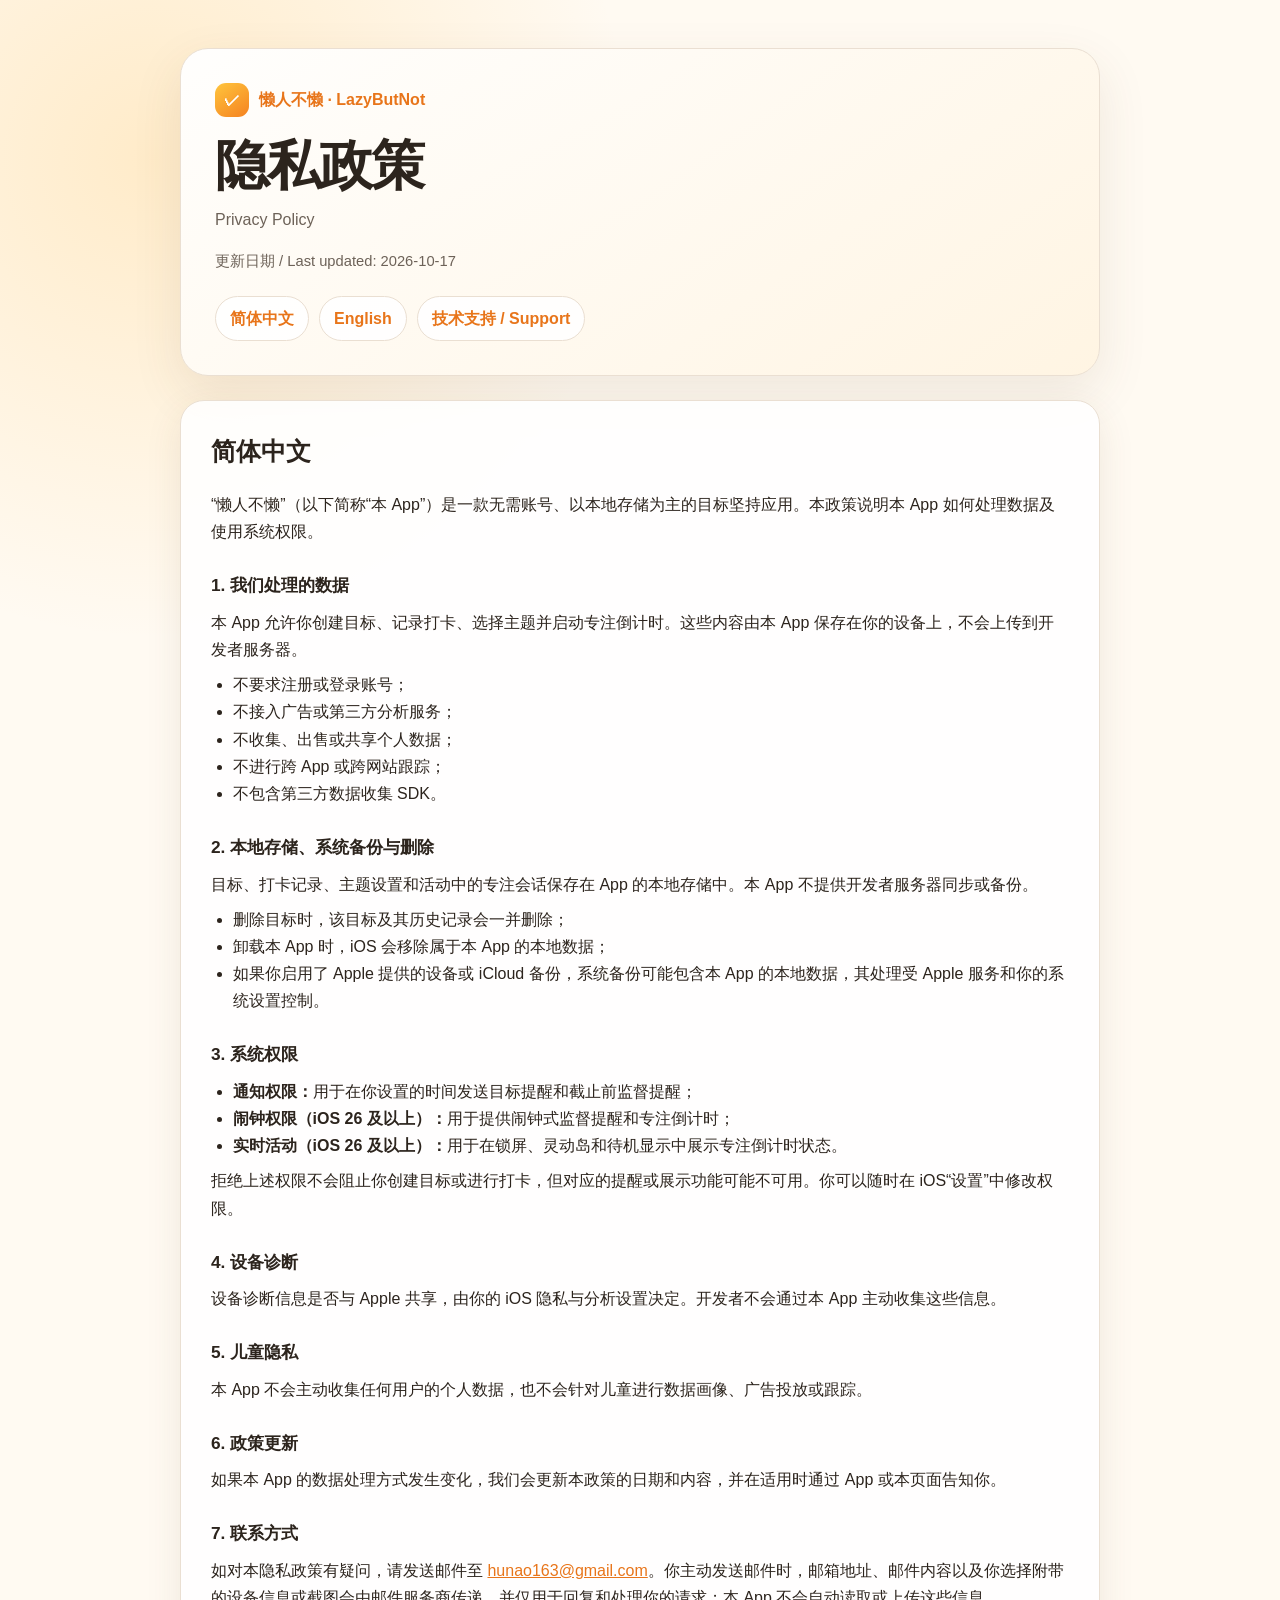
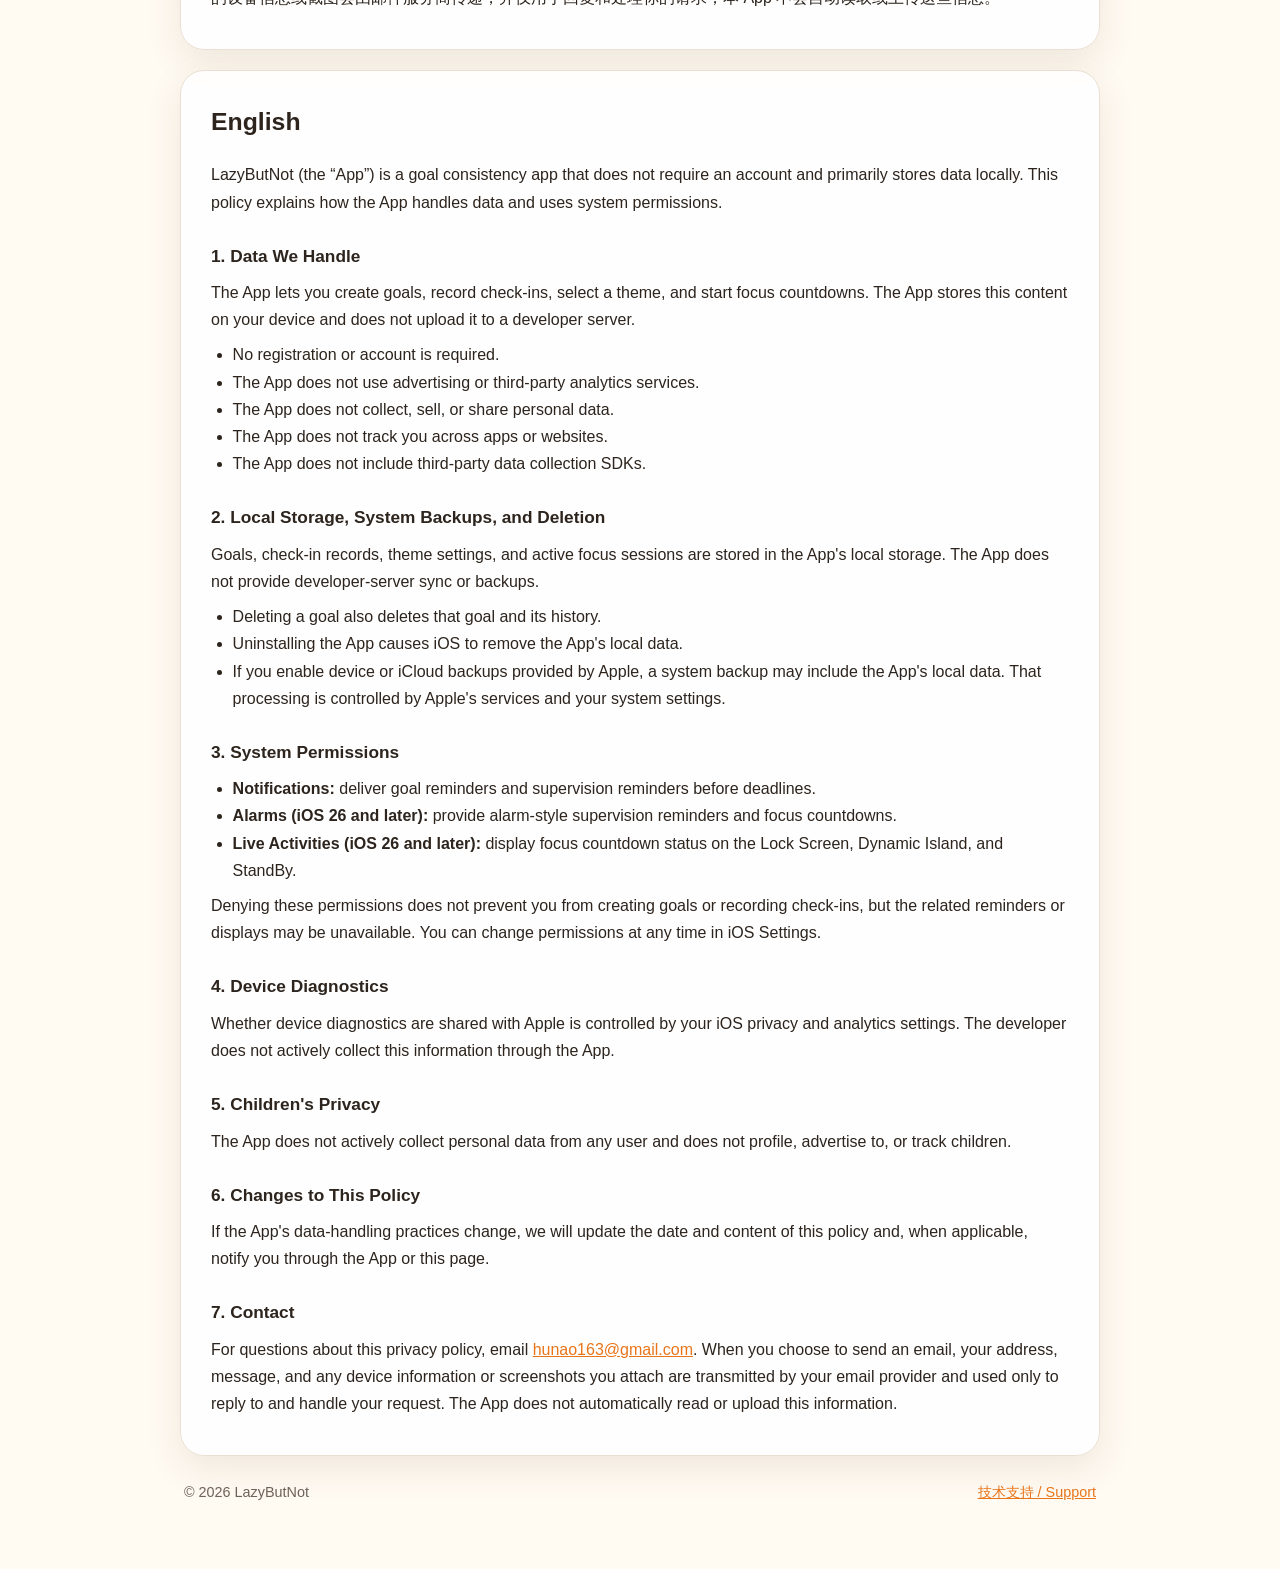
<file: docs/privacy-policy/index.html>
<!doctype html>
<html lang="zh-CN">
<head>
  <meta charset="utf-8">
  <meta name="viewport" content="width=device-width, initial-scale=1">
  <meta name="description" content="懒人不懒（LazyButNot）隐私政策">
  <title>隐私政策 · 懒人不懒</title>
  <link rel="canonical" href="https://hunaocode.github.io/LazyButNot/privacy-policy/">
  <link rel="stylesheet" href="../assets/site.css">
</head>
<body>
  <main class="page">
    <header class="hero">
      <div class="brand"><span class="brand-mark">✓</span> 懒人不懒 · LazyButNot</div>
      <h1>隐私政策</h1>
      <p class="subtitle">Privacy Policy</p>
      <p class="updated">更新日期 / Last updated: 2026-10-17</p>
      <nav class="language-nav" aria-label="Language navigation">
        <a href="#zh-hans">简体中文</a>
        <a href="#english">English</a>
        <a href="../support/">技术支持 / Support</a>
      </nav>
    </header>

    <div class="content">
      <section class="language-block" id="zh-hans" lang="zh-CN">
        <h2>简体中文</h2>
        <p>“懒人不懒”（以下简称“本 App”）是一款无需账号、以本地存储为主的目标坚持应用。本政策说明本 App 如何处理数据及使用系统权限。</p>

        <h3>1. 我们处理的数据</h3>
        <p>本 App 允许你创建目标、记录打卡、选择主题并启动专注倒计时。这些内容由本 App 保存在你的设备上，不会上传到开发者服务器。</p>
        <ul>
          <li>不要求注册或登录账号；</li>
          <li>不接入广告或第三方分析服务；</li>
          <li>不收集、出售或共享个人数据；</li>
          <li>不进行跨 App 或跨网站跟踪；</li>
          <li>不包含第三方数据收集 SDK。</li>
        </ul>

        <h3>2. 本地存储、系统备份与删除</h3>
        <p>目标、打卡记录、主题设置和活动中的专注会话保存在 App 的本地存储中。本 App 不提供开发者服务器同步或备份。</p>
        <ul>
          <li>删除目标时，该目标及其历史记录会一并删除；</li>
          <li>卸载本 App 时，iOS 会移除属于本 App 的本地数据；</li>
          <li>如果你启用了 Apple 提供的设备或 iCloud 备份，系统备份可能包含本 App 的本地数据，其处理受 Apple 服务和你的系统设置控制。</li>
        </ul>

        <h3>3. 系统权限</h3>
        <ul>
          <li><strong>通知权限：</strong>用于在你设置的时间发送目标提醒和截止前监督提醒；</li>
          <li><strong>闹钟权限（iOS 26 及以上）：</strong>用于提供闹钟式监督提醒和专注倒计时；</li>
          <li><strong>实时活动（iOS 26 及以上）：</strong>用于在锁屏、灵动岛和待机显示中展示专注倒计时状态。</li>
        </ul>
        <p>拒绝上述权限不会阻止你创建目标或进行打卡，但对应的提醒或展示功能可能不可用。你可以随时在 iOS“设置”中修改权限。</p>

        <h3>4. 设备诊断</h3>
        <p>设备诊断信息是否与 Apple 共享，由你的 iOS 隐私与分析设置决定。开发者不会通过本 App 主动收集这些信息。</p>

        <h3>5. 儿童隐私</h3>
        <p>本 App 不会主动收集任何用户的个人数据，也不会针对儿童进行数据画像、广告投放或跟踪。</p>

        <h3>6. 政策更新</h3>
        <p>如果本 App 的数据处理方式发生变化，我们会更新本政策的日期和内容，并在适用时通过 App 或本页面告知你。</p>

        <h3>7. 联系方式</h3>
        <p>如对本隐私政策有疑问，请发送邮件至 <a href="mailto:hunao163@gmail.com">hunao163@gmail.com</a>。你主动发送邮件时，邮箱地址、邮件内容以及你选择附带的设备信息或截图会由邮件服务商传递，并仅用于回复和处理你的请求；本 App 不会自动读取或上传这些信息。</p>
      </section>

      <section class="language-block" id="english" lang="en">
        <h2>English</h2>
        <p>LazyButNot (the “App”) is a goal consistency app that does not require an account and primarily stores data locally. This policy explains how the App handles data and uses system permissions.</p>

        <h3>1. Data We Handle</h3>
        <p>The App lets you create goals, record check-ins, select a theme, and start focus countdowns. The App stores this content on your device and does not upload it to a developer server.</p>
        <ul>
          <li>No registration or account is required.</li>
          <li>The App does not use advertising or third-party analytics services.</li>
          <li>The App does not collect, sell, or share personal data.</li>
          <li>The App does not track you across apps or websites.</li>
          <li>The App does not include third-party data collection SDKs.</li>
        </ul>

        <h3>2. Local Storage, System Backups, and Deletion</h3>
        <p>Goals, check-in records, theme settings, and active focus sessions are stored in the App's local storage. The App does not provide developer-server sync or backups.</p>
        <ul>
          <li>Deleting a goal also deletes that goal and its history.</li>
          <li>Uninstalling the App causes iOS to remove the App's local data.</li>
          <li>If you enable device or iCloud backups provided by Apple, a system backup may include the App's local data. That processing is controlled by Apple's services and your system settings.</li>
        </ul>

        <h3>3. System Permissions</h3>
        <ul>
          <li><strong>Notifications:</strong> deliver goal reminders and supervision reminders before deadlines.</li>
          <li><strong>Alarms (iOS 26 and later):</strong> provide alarm-style supervision reminders and focus countdowns.</li>
          <li><strong>Live Activities (iOS 26 and later):</strong> display focus countdown status on the Lock Screen, Dynamic Island, and StandBy.</li>
        </ul>
        <p>Denying these permissions does not prevent you from creating goals or recording check-ins, but the related reminders or displays may be unavailable. You can change permissions at any time in iOS Settings.</p>

        <h3>4. Device Diagnostics</h3>
        <p>Whether device diagnostics are shared with Apple is controlled by your iOS privacy and analytics settings. The developer does not actively collect this information through the App.</p>

        <h3>5. Children's Privacy</h3>
        <p>The App does not actively collect personal data from any user and does not profile, advertise to, or track children.</p>

        <h3>6. Changes to This Policy</h3>
        <p>If the App's data-handling practices change, we will update the date and content of this policy and, when applicable, notify you through the App or this page.</p>

        <h3>7. Contact</h3>
        <p>For questions about this privacy policy, email <a href="mailto:hunao163@gmail.com">hunao163@gmail.com</a>. When you choose to send an email, your address, message, and any device information or screenshots you attach are transmitted by your email provider and used only to reply to and handle your request. The App does not automatically read or upload this information.</p>
      </section>
    </div>

    <footer>
      <span>© 2026 LazyButNot</span>
      <a href="../support/">技术支持 / Support</a>
    </footer>
  </main>
</body>
</html>
</file>
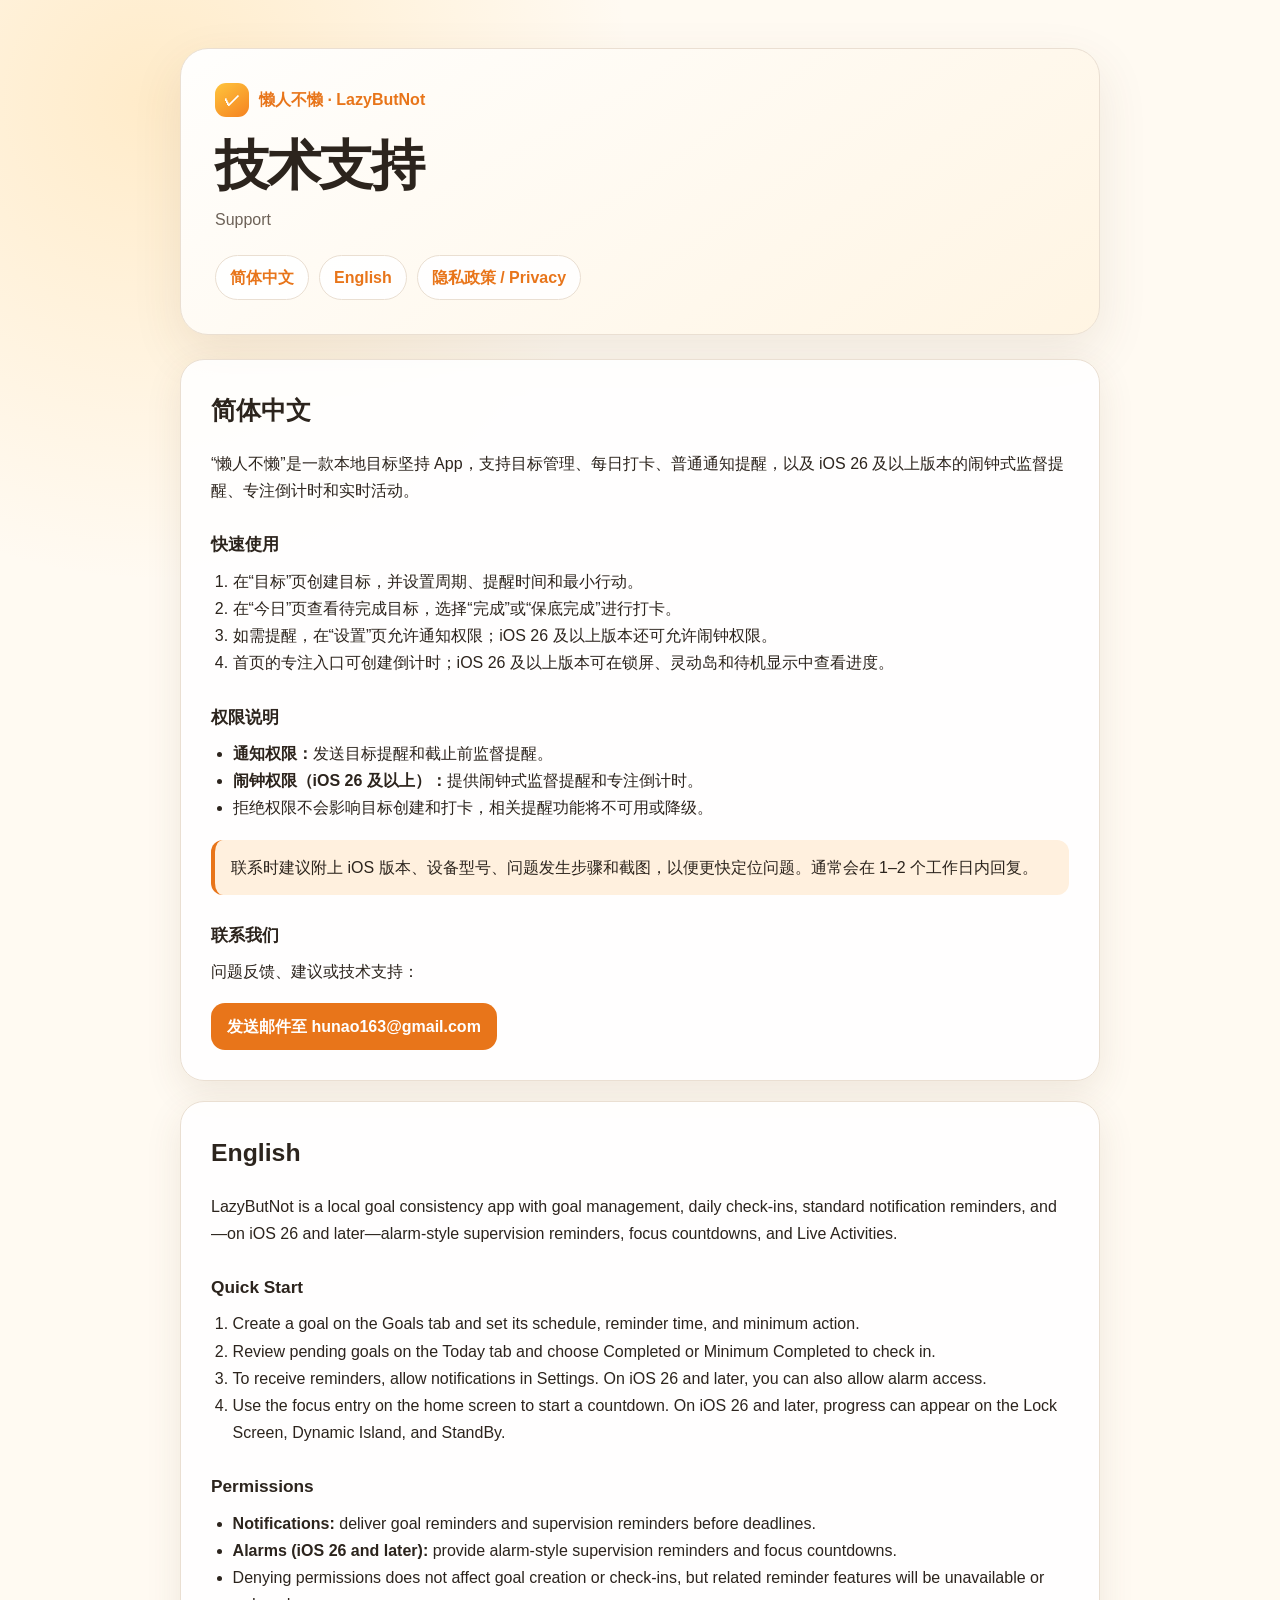
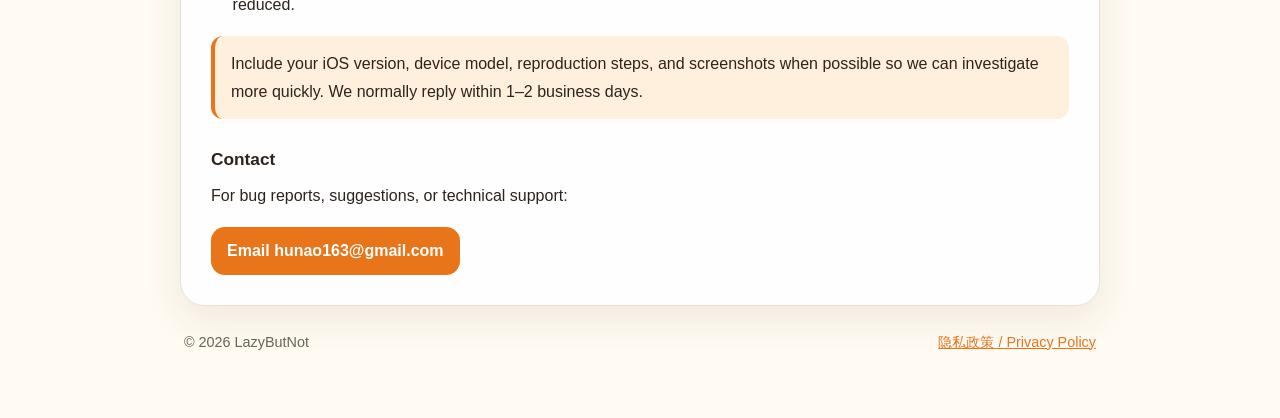
<file: docs/support/index.html>
<!doctype html>
<html lang="zh-CN">
<head>
  <meta charset="utf-8">
  <meta name="viewport" content="width=device-width, initial-scale=1">
  <meta name="description" content="懒人不懒（LazyButNot）技术支持与联系方式">
  <title>技术支持 · 懒人不懒</title>
  <link rel="canonical" href="https://hunaocode.github.io/LazyButNot/support/">
  <link rel="stylesheet" href="../assets/site.css">
</head>
<body>
  <main class="page">
    <header class="hero">
      <div class="brand"><span class="brand-mark">✓</span> 懒人不懒 · LazyButNot</div>
      <h1>技术支持</h1>
      <p class="subtitle">Support</p>
      <nav class="language-nav" aria-label="Language navigation">
        <a href="#zh-hans">简体中文</a>
        <a href="#english">English</a>
        <a href="../privacy-policy/">隐私政策 / Privacy</a>
      </nav>
    </header>

    <div class="content">
      <section class="language-block" id="zh-hans" lang="zh-CN">
        <h2>简体中文</h2>
        <p>“懒人不懒”是一款本地目标坚持 App，支持目标管理、每日打卡、普通通知提醒，以及 iOS 26 及以上版本的闹钟式监督提醒、专注倒计时和实时活动。</p>

        <h3>快速使用</h3>
        <ol>
          <li>在“目标”页创建目标，并设置周期、提醒时间和最小行动。</li>
          <li>在“今日”页查看待完成目标，选择“完成”或“保底完成”进行打卡。</li>
          <li>如需提醒，在“设置”页允许通知权限；iOS 26 及以上版本还可允许闹钟权限。</li>
          <li>首页的专注入口可创建倒计时；iOS 26 及以上版本可在锁屏、灵动岛和待机显示中查看进度。</li>
        </ol>

        <h3>权限说明</h3>
        <ul>
          <li><strong>通知权限：</strong>发送目标提醒和截止前监督提醒。</li>
          <li><strong>闹钟权限（iOS 26 及以上）：</strong>提供闹钟式监督提醒和专注倒计时。</li>
          <li>拒绝权限不会影响目标创建和打卡，相关提醒功能将不可用或降级。</li>
        </ul>

        <div class="notice">联系时建议附上 iOS 版本、设备型号、问题发生步骤和截图，以便更快定位问题。通常会在 1–2 个工作日内回复。</div>

        <h3>联系我们</h3>
        <p>问题反馈、建议或技术支持：</p>
        <a class="contact-link" href="mailto:hunao163@gmail.com">发送邮件至 hunao163@gmail.com</a>
      </section>

      <section class="language-block" id="english" lang="en">
        <h2>English</h2>
        <p>LazyButNot is a local goal consistency app with goal management, daily check-ins, standard notification reminders, and—on iOS 26 and later—alarm-style supervision reminders, focus countdowns, and Live Activities.</p>

        <h3>Quick Start</h3>
        <ol>
          <li>Create a goal on the Goals tab and set its schedule, reminder time, and minimum action.</li>
          <li>Review pending goals on the Today tab and choose Completed or Minimum Completed to check in.</li>
          <li>To receive reminders, allow notifications in Settings. On iOS 26 and later, you can also allow alarm access.</li>
          <li>Use the focus entry on the home screen to start a countdown. On iOS 26 and later, progress can appear on the Lock Screen, Dynamic Island, and StandBy.</li>
        </ol>

        <h3>Permissions</h3>
        <ul>
          <li><strong>Notifications:</strong> deliver goal reminders and supervision reminders before deadlines.</li>
          <li><strong>Alarms (iOS 26 and later):</strong> provide alarm-style supervision reminders and focus countdowns.</li>
          <li>Denying permissions does not affect goal creation or check-ins, but related reminder features will be unavailable or reduced.</li>
        </ul>

        <div class="notice">Include your iOS version, device model, reproduction steps, and screenshots when possible so we can investigate more quickly. We normally reply within 1–2 business days.</div>

        <h3>Contact</h3>
        <p>For bug reports, suggestions, or technical support:</p>
        <a class="contact-link" href="mailto:hunao163@gmail.com">Email hunao163@gmail.com</a>
      </section>
    </div>

    <footer>
      <span>© 2026 LazyButNot</span>
      <a href="../privacy-policy/">隐私政策 / Privacy Policy</a>
    </footer>
  </main>
</body>
</html>
</file>
<file: docs/assets/site.css>
:root {
  color-scheme: light;
  --background: #fffaf2;
  --surface: rgba(255, 255, 255, 0.9);
  --primary: #2c241d;
  --secondary: #6d6258;
  --accent: #e8751a;
  --accent-soft: #fff0de;
  --border: #eadfd2;
  --shadow: rgba(95, 64, 36, 0.1);
}
* {
  box-sizing: border-box;
}

html {
  scroll-behavior: smooth;
}

body {
  margin: 0;
  background:
    radial-gradient(circle at 12% 5%, rgba(255, 191, 79, 0.25), transparent 30rem),
    var(--background);
  color: var(--primary);
  font-family: -apple-system, BlinkMacSystemFont, "Segoe UI", sans-serif;
  line-height: 1.7;
}

a {
  color: var(--accent);
}

.page {
  width: min(920px, calc(100% - 32px));
  margin: 0 auto;
  padding: 48px 0 64px;
}

.hero {
  padding: 34px;
  border: 1px solid var(--border);
  border-radius: 28px;
  background: linear-gradient(145deg, rgba(255, 255, 255, 0.96), rgba(255, 244, 225, 0.9));
  box-shadow: 0 18px 50px var(--shadow);
}

.brand {
  display: inline-flex;
  align-items: center;
  gap: 10px;
  margin-bottom: 18px;
  font-weight: 700;
  color: var(--accent);
}

.brand-mark {
  display: grid;
  width: 34px;
  height: 34px;
  place-items: center;
  border-radius: 11px;
  background: linear-gradient(145deg, #ffc53d, #f58220);
  color: white;
}

h1 {
  margin: 0 0 8px;
  font-size: clamp(2rem, 6vw, 3.4rem);
  line-height: 1.15;
  letter-spacing: -0.035em;
}

.subtitle,
.updated {
  margin: 0;
  color: var(--secondary);
}

.updated {
  margin-top: 16px;
  font-size: 0.92rem;
}

.language-nav {
  display: flex;
  flex-wrap: wrap;
  gap: 10px;
  margin: 22px 0 0;
}

.language-nav a {
  padding: 8px 14px;
  border: 1px solid var(--border);
  border-radius: 999px;
  background: var(--surface);
  text-decoration: none;
  font-weight: 600;
}

.content {
  display: grid;
  gap: 20px;
  margin-top: 24px;
}

.language-block,
.card {
  padding: 30px;
  border: 1px solid var(--border);
  border-radius: 24px;
  background: var(--surface);
  box-shadow: 0 12px 36px var(--shadow);
}

h2 {
  margin: 0 0 18px;
  font-size: 1.55rem;
}

h3 {
  margin: 26px 0 8px;
  font-size: 1.08rem;
}

p,
ul,
ol {
  margin: 8px 0;
}

ul,
ol {
  padding-left: 1.35rem;
}

.notice {
  margin: 18px 0;
  padding: 14px 16px;
  border-left: 4px solid var(--accent);
  border-radius: 12px;
  background: var(--accent-soft);
}

.contact-link {
  display: inline-flex;
  margin-top: 10px;
  padding: 10px 16px;
  border-radius: 14px;
  background: var(--accent);
  color: white;
  font-weight: 700;
  text-decoration: none;
}

footer {
  display: flex;
  flex-wrap: wrap;
  justify-content: space-between;
  gap: 12px;
  padding: 24px 4px 0;
  color: var(--secondary);
  font-size: 0.9rem;
}

@media (max-width: 600px) {
  .page {
    width: min(100% - 20px, 920px);
    padding-top: 16px;
  }

  .hero,
  .language-block,
  .card {
    padding: 22px;
    border-radius: 20px;
  }
}
</file>
